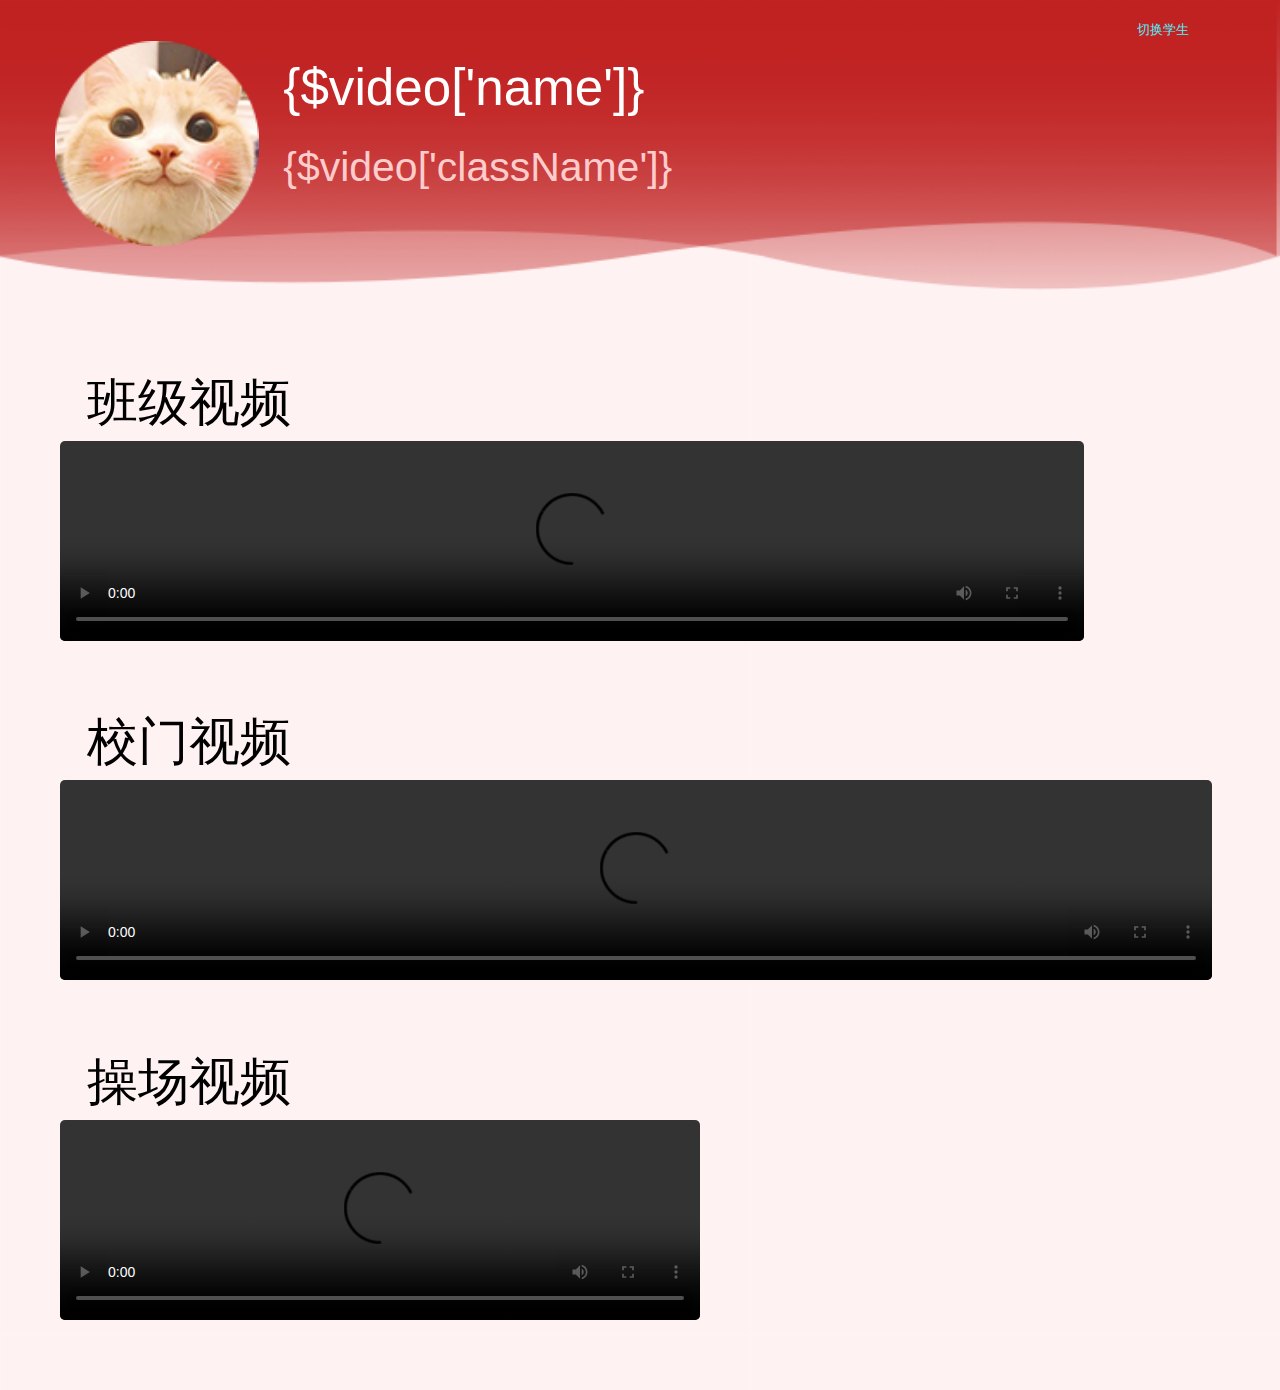
<file: index.html>
<!DOCTYPE html>
<html lang="en">

<head>
    <meta charset="UTF-8">
    <meta name="viewport" content="width=device-width, initial-scale=1.0">
    <title>视频监控</title>
    <link rel="stylesheet" href="redlivedemo.css">
    <link rel="stylesheet" href="common.css">
    <style>

    </style>
</head>

<body>
<div class="wrap">
    <!--
        监控页面的头部信息
        头像，学生姓名，班级
        切换学生的功能
     -->
    <div class="topbar">
        <div class="topbar-left">
            <div class="user-message">
                <!-- <img src="/public/static/img/user-image.png" alt=""> -->
                <img src="redlivedemo-image.png" alt="">
                <div class="student-msg">
                    <p id="syudentname">{$video['name']}</p>
                    <span id="classroom">{$video['className']}</span>
                    
                    <span class="syudentnumber" style="display: none;"></span>
                </div>
            </div>
        </div>
        <div id="choose">
            <select id="pid" onchange="gradeChange()" >
                <option selected:disabled style="display: none;">切换学生</option>
                {if(!empty($studentList))}
                {foreach $studentList as $k=>$v}
                <!-- 存放切换的学籍号 -->
                <!-- <option value="{$v['stu_num']}">{$v['name']}</option> -->
                <option value="00">赵珂</option>
                <option value="01">zk</option>
                {/foreach}
                {else /}

                {/if}

            </select>
        </div>
    </div>

    <div class="banner">

        <div class="video frist-video">
            <div class="video-topbar">
                <span class="style-font1">班级视频</span>
            </div>
            <video class="video-style" id="myVideo1" src="http://1252093142.vod2.myqcloud.com/4704461fvodcq1252093142/f865d8a05285890787810776469/playlist.f3.m3u8" controls preload="auto" autoplay="muted"
                   webkit-playsinline playsinline x5-playsinline x-webkit-airplay="allow"；
                   style="width: 80%;height: 200px;border-radius:5px;">
                <source id="source1" type="application/x-mpegURL" />
            </video>
        </div>

        <div class="video frist-video">
            <div class="video-topbar">
                <span class="style-font1">校门视频</span>
            </div>
            <video class="video-style" id="myVideo2" src="http://1252093142.vod2.myqcloud.com/4704461fvodcq1252093142/f865d8a05285890787810776469/playlist.f3.m3u8" 
                   controls preload="auto" autoplay="muted"
           
                   style="width: 90%;height: 200px;border-radius:5px;">
                <source id="source2" type="application/x-mpegURL" />
            </video>
        </div>

        <div class="video frist-video">
            <div class="video-topbar">
                <span class="style-font1">操场视频</span>
            </div>
            <video class="video-style" id="myVideo3" src="http://1252093142.vod2.myqcloud.com/4704461fvodcq1252093142/f865d8a05285890787810776469/playlist.f3.m3u8" controls 
             preload="auto" autoplay="muted"
                    object-fit:fill;
                   style="width: 50%;height: 200px;border-radius:5px;">
                <source id="source3" type="application/x-mpegURL" />
            </video>
        </div>
    </div>
</div>
<script src="liveDemo.js"></script>
</body>

</html>
</file>
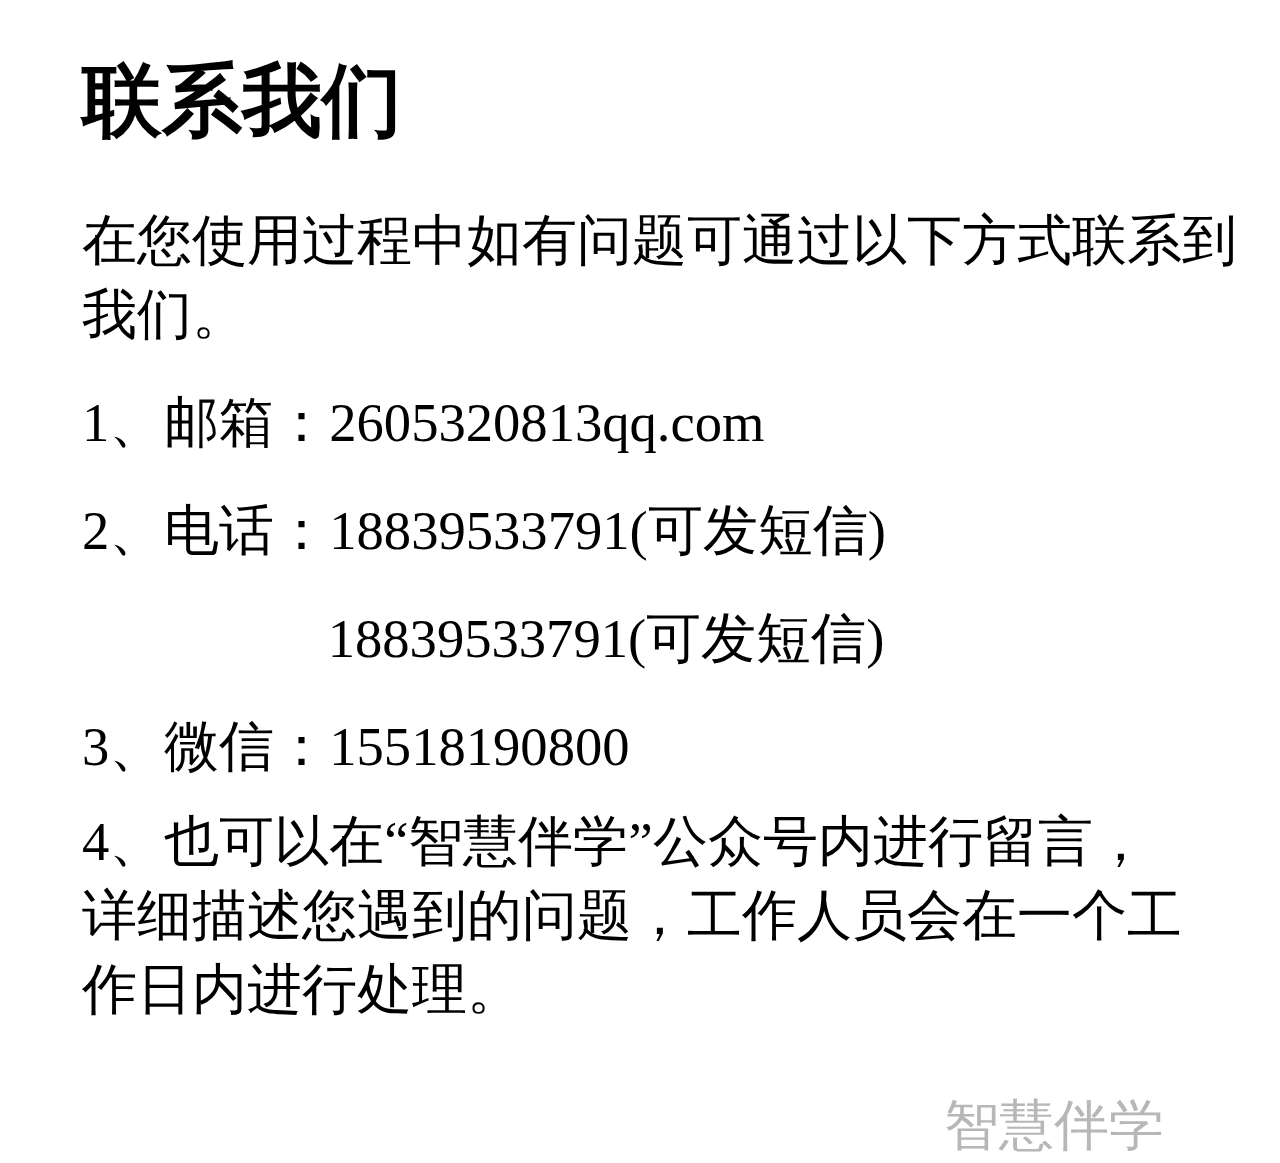
<file: contactus.html>
<!DOCTYPE html>
<html lang="en">
<head>
    <meta charset="UTF-8">
    <meta name="viewport" content="width=device-width, initial-scale=1.0">
    <title>联系我们</title>
    <style>
         *{
            margin: 0;
            padding: 0;
        }
         html {
            font-size: 5.33333333vw;
            height: 100vh;
            /* background-color: aqua; */
        }
        .wrap{
            width: 18.75rem;
        }
        .l{
            margin-left: 1.2rem;
            float: left;
            font-size: 0.8rem;
        } 
        .ll{
            margin-left:3rem;
            float: left;
        } 
        h3{
            margin:0.7rem 0 0.7rem 1.2rem;
            float: left;
        }
        ul li{
            list-style: none;
            
        }
        ul li{
            margin-top: 0.5rem;
            font-size: 0.8rem;
        }
        .r{
            display:block;
            float: right;
            margin-right: 1.7rem;
            margin-top: 2rem;
        }
    </style>
</head>
<body>
    <div class="wrap">
        <h3>联系我们</h3>
        
        <span class="l">在您使用过程中如有问题可通过以下方式联系到我们。</span> 
    </br>
        <ul class="l">
            <li>1、邮箱：2605320813qq.com</li>
            <li>2、电话：18839533791(可发短信)</li>
            <li style="margin-left: 3.6rem;">18839533791(可发短信)</li>
            <li >3、微信：15518190800</li>
        </ul>
    </div>
    <span class="l" style="margin-top:0.3rem">4、也可以在“智慧伴学”公众号内进行留言，</span>
    <span class="l">详细描述您遇到的问题，工作人员会在一个工</span>
    <span class="l">作日内进行处理。</span>
    <span class="r" style="font-size: 0.8rem;color: #B7B7B7;">智慧伴学</span>
</body>
</html>
</file>
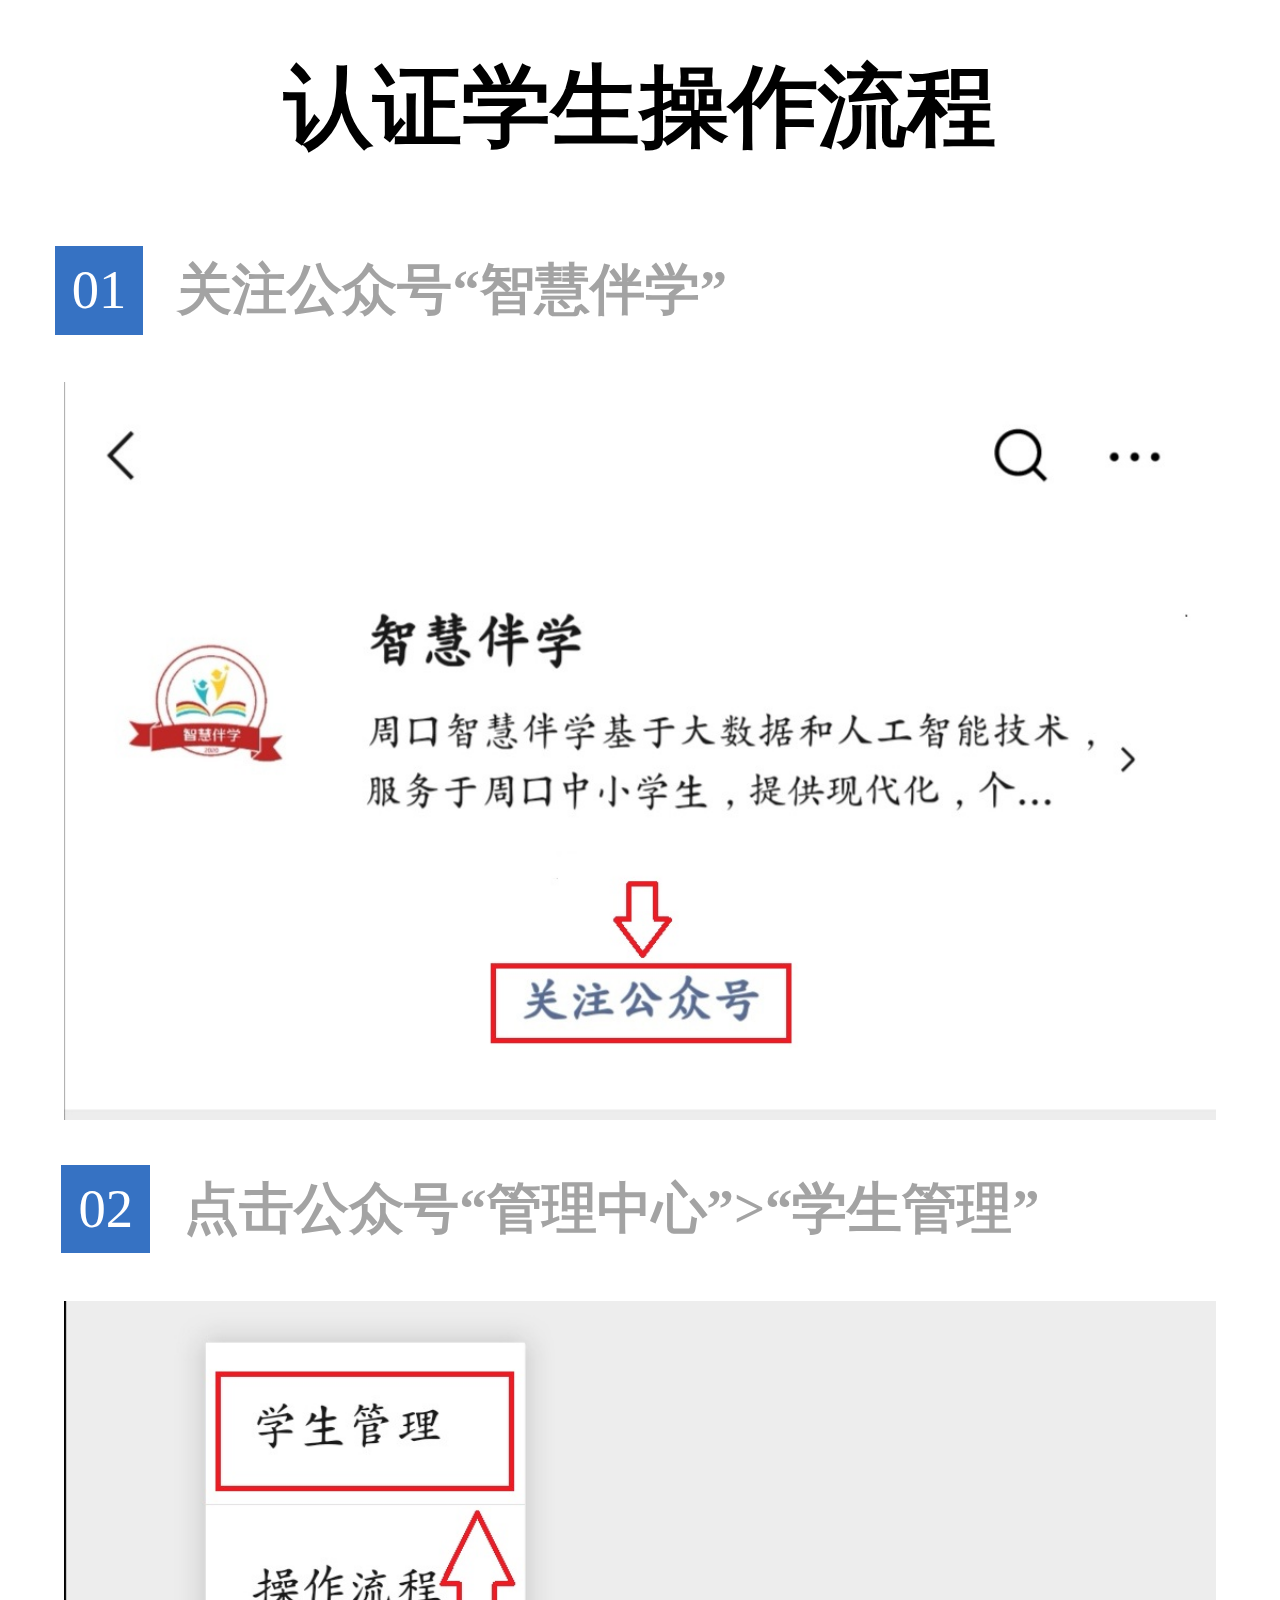
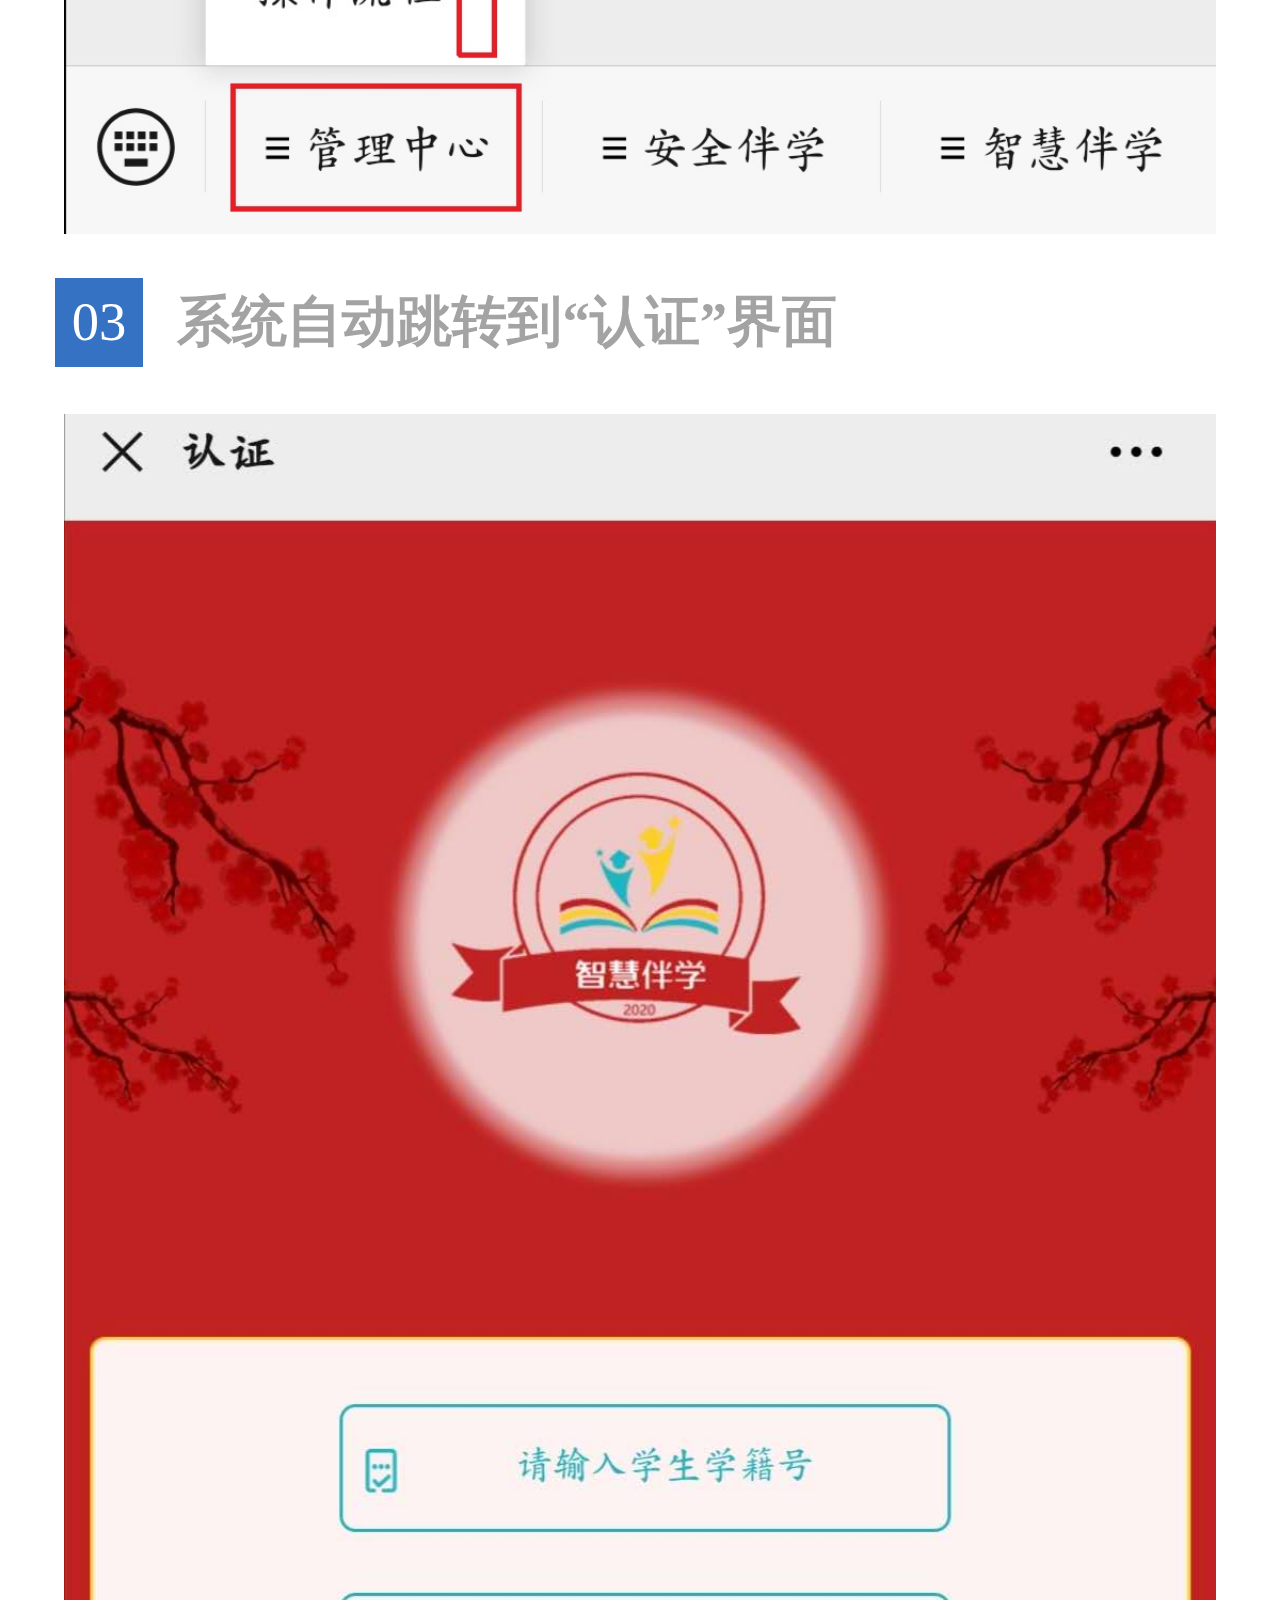
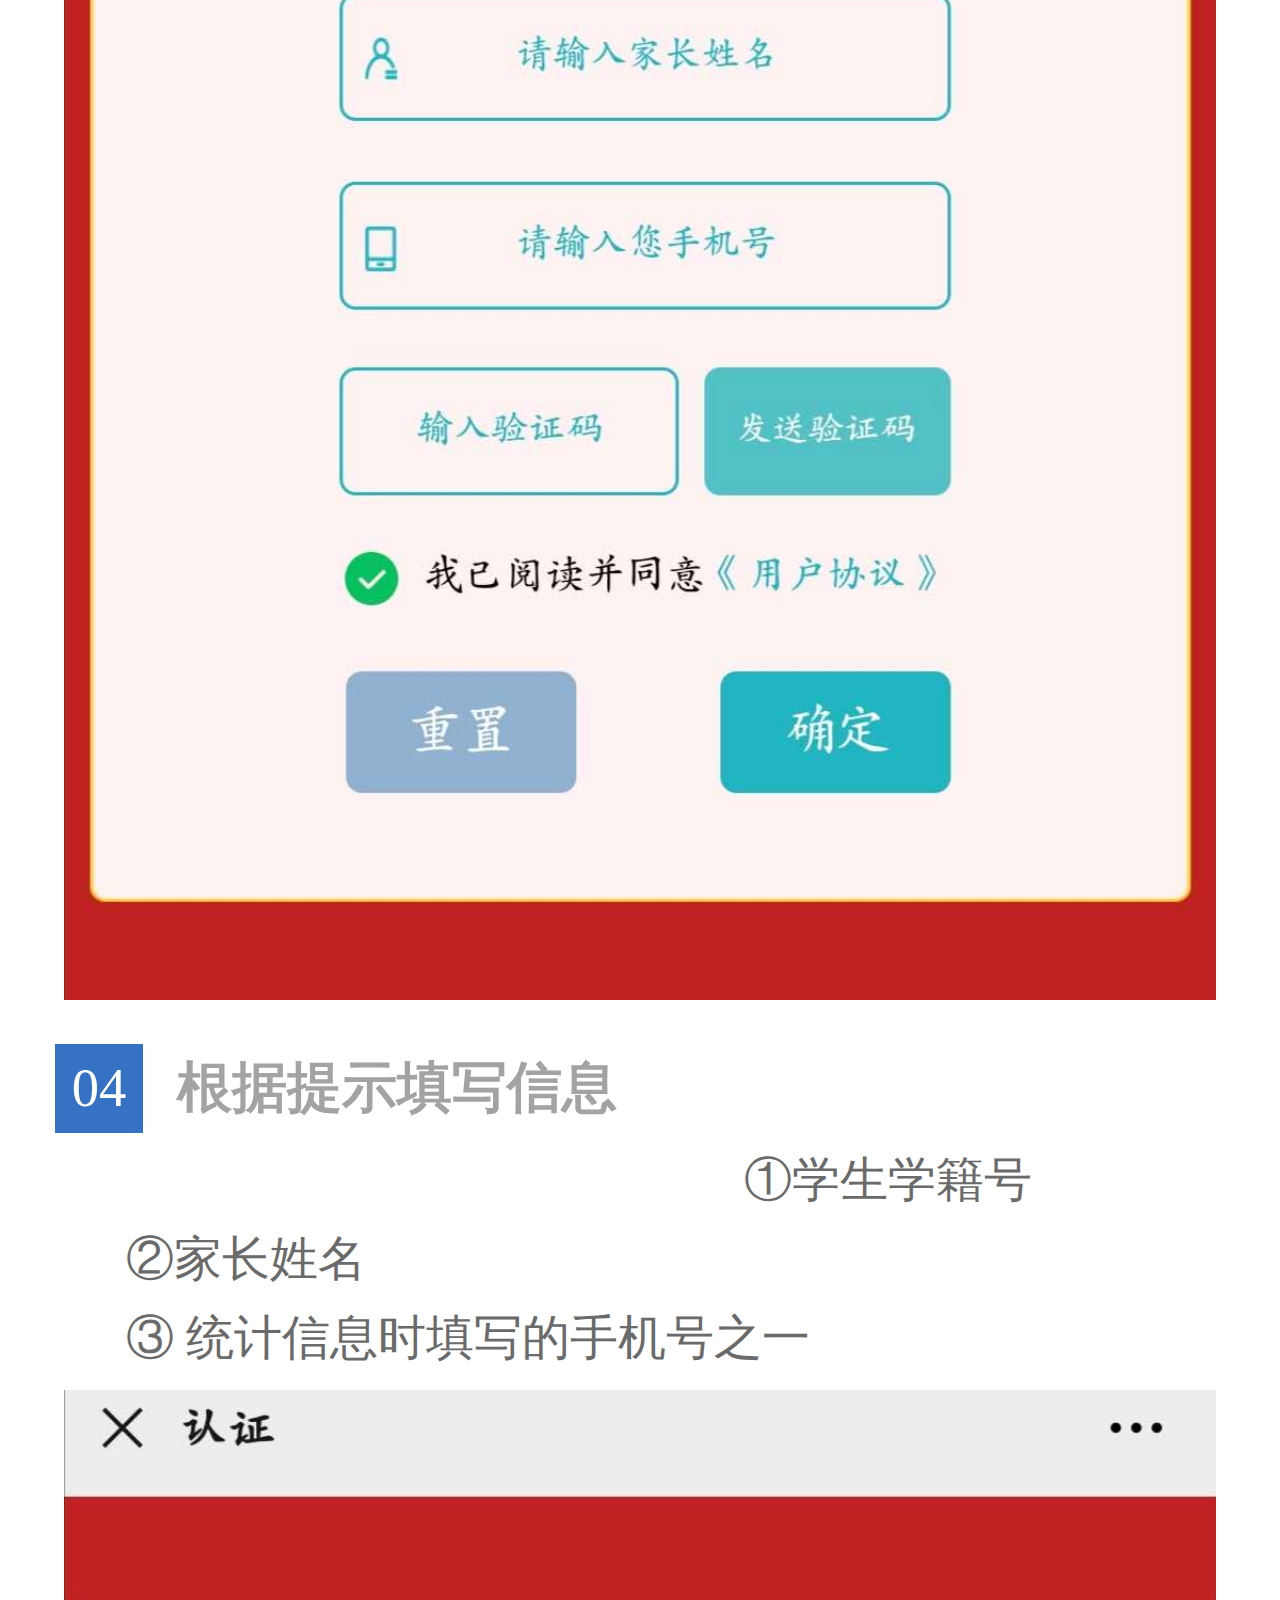
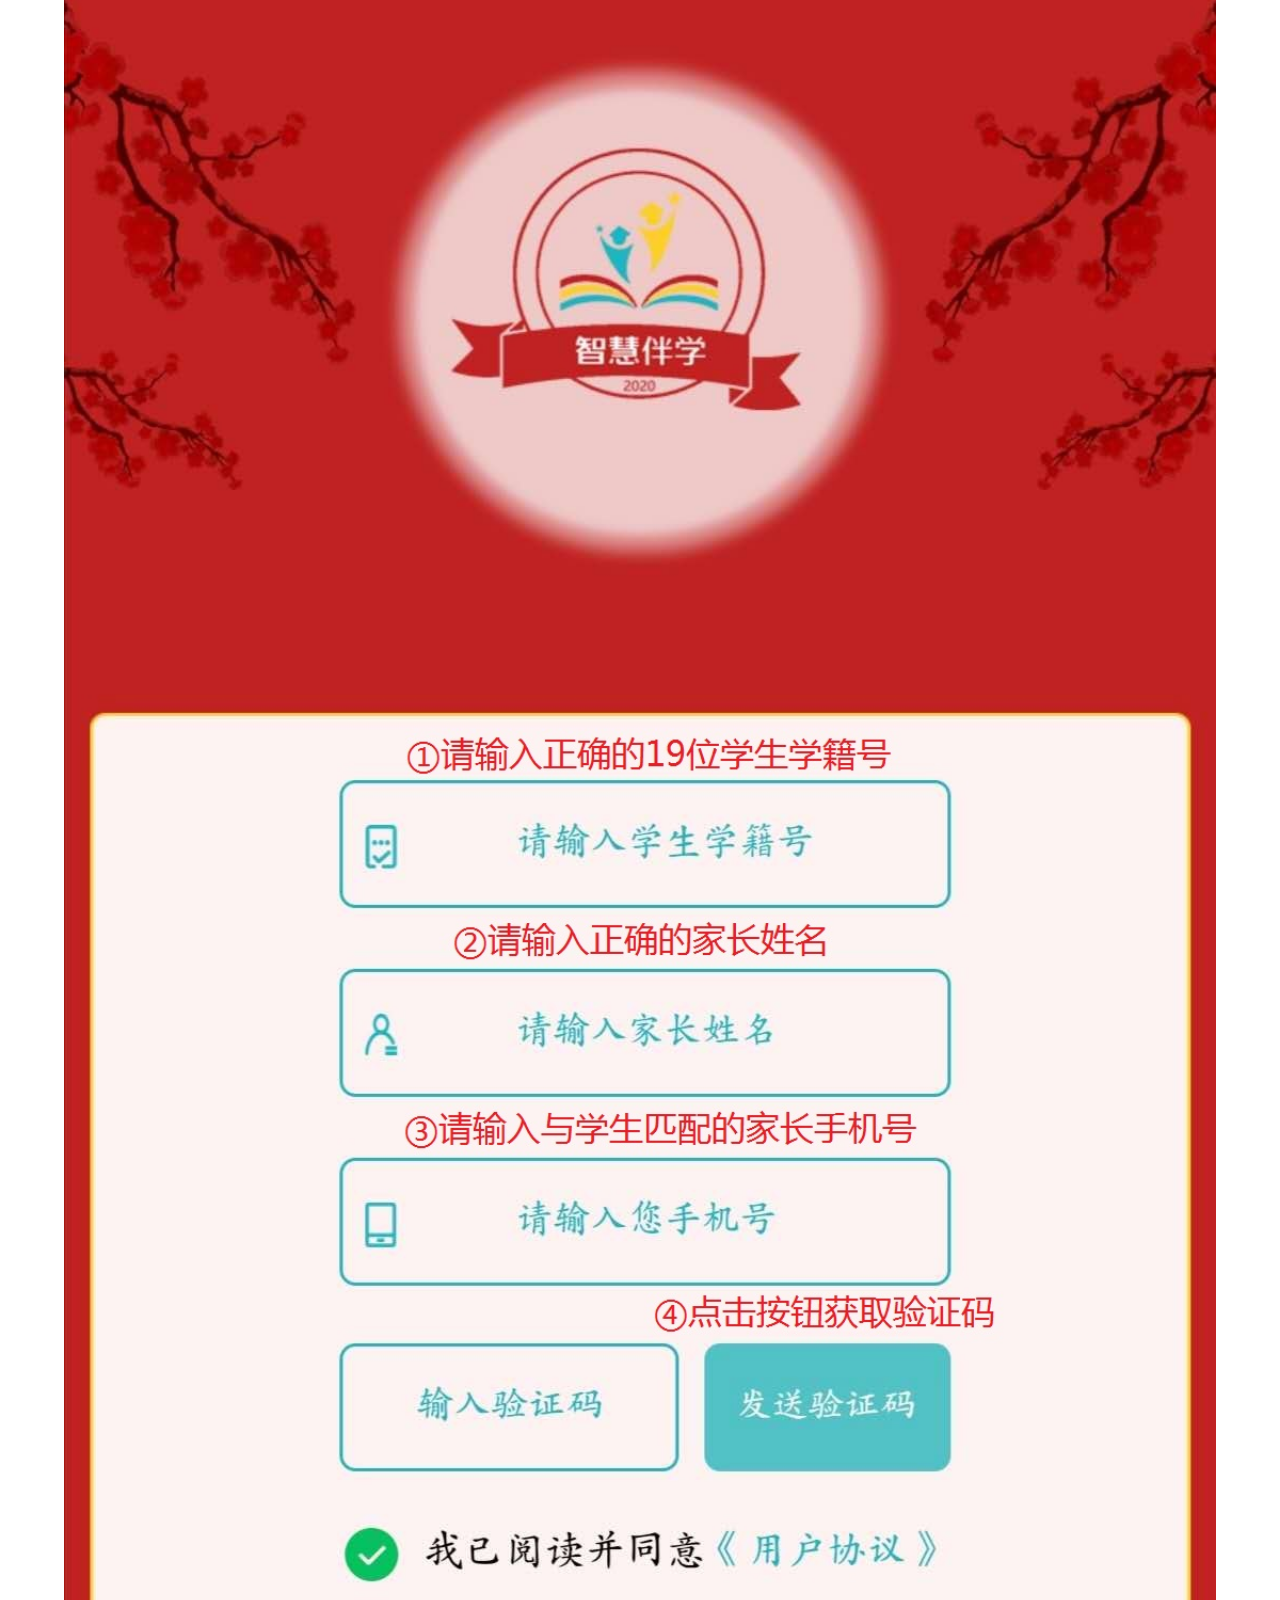
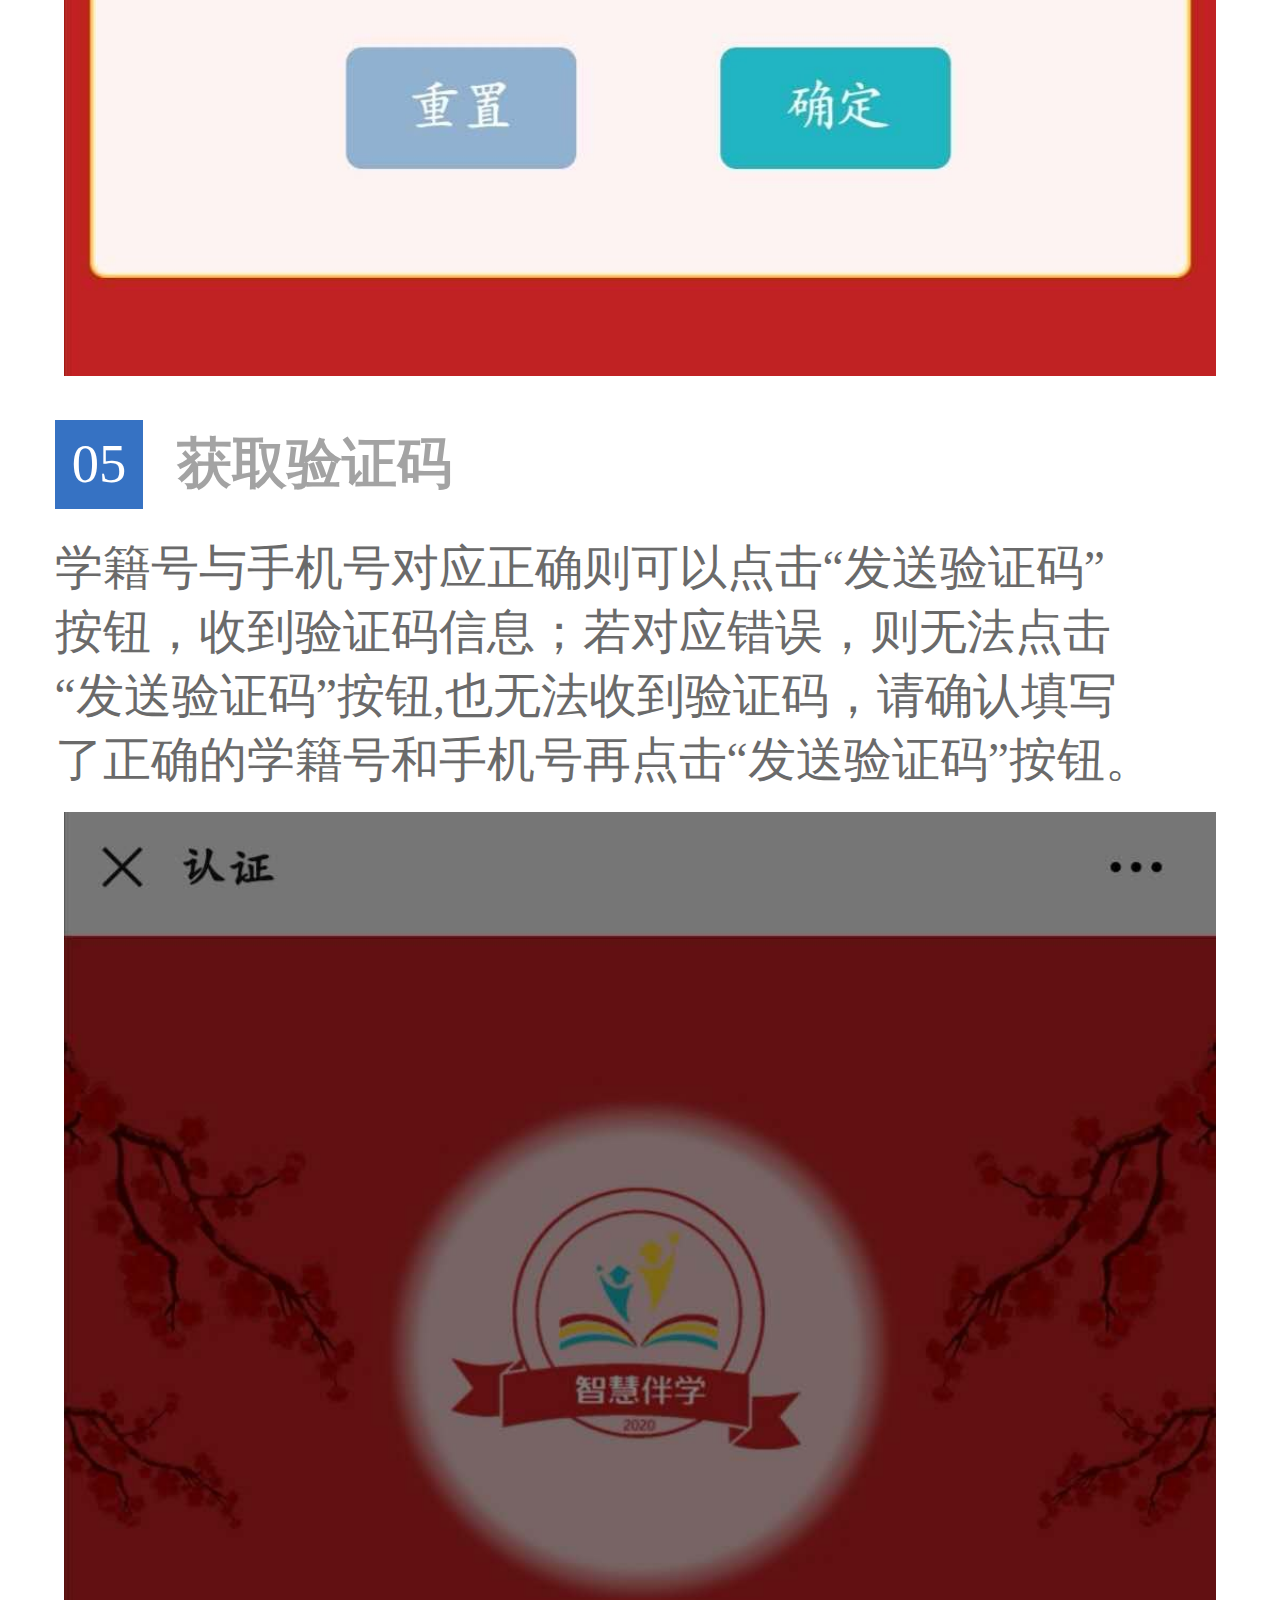
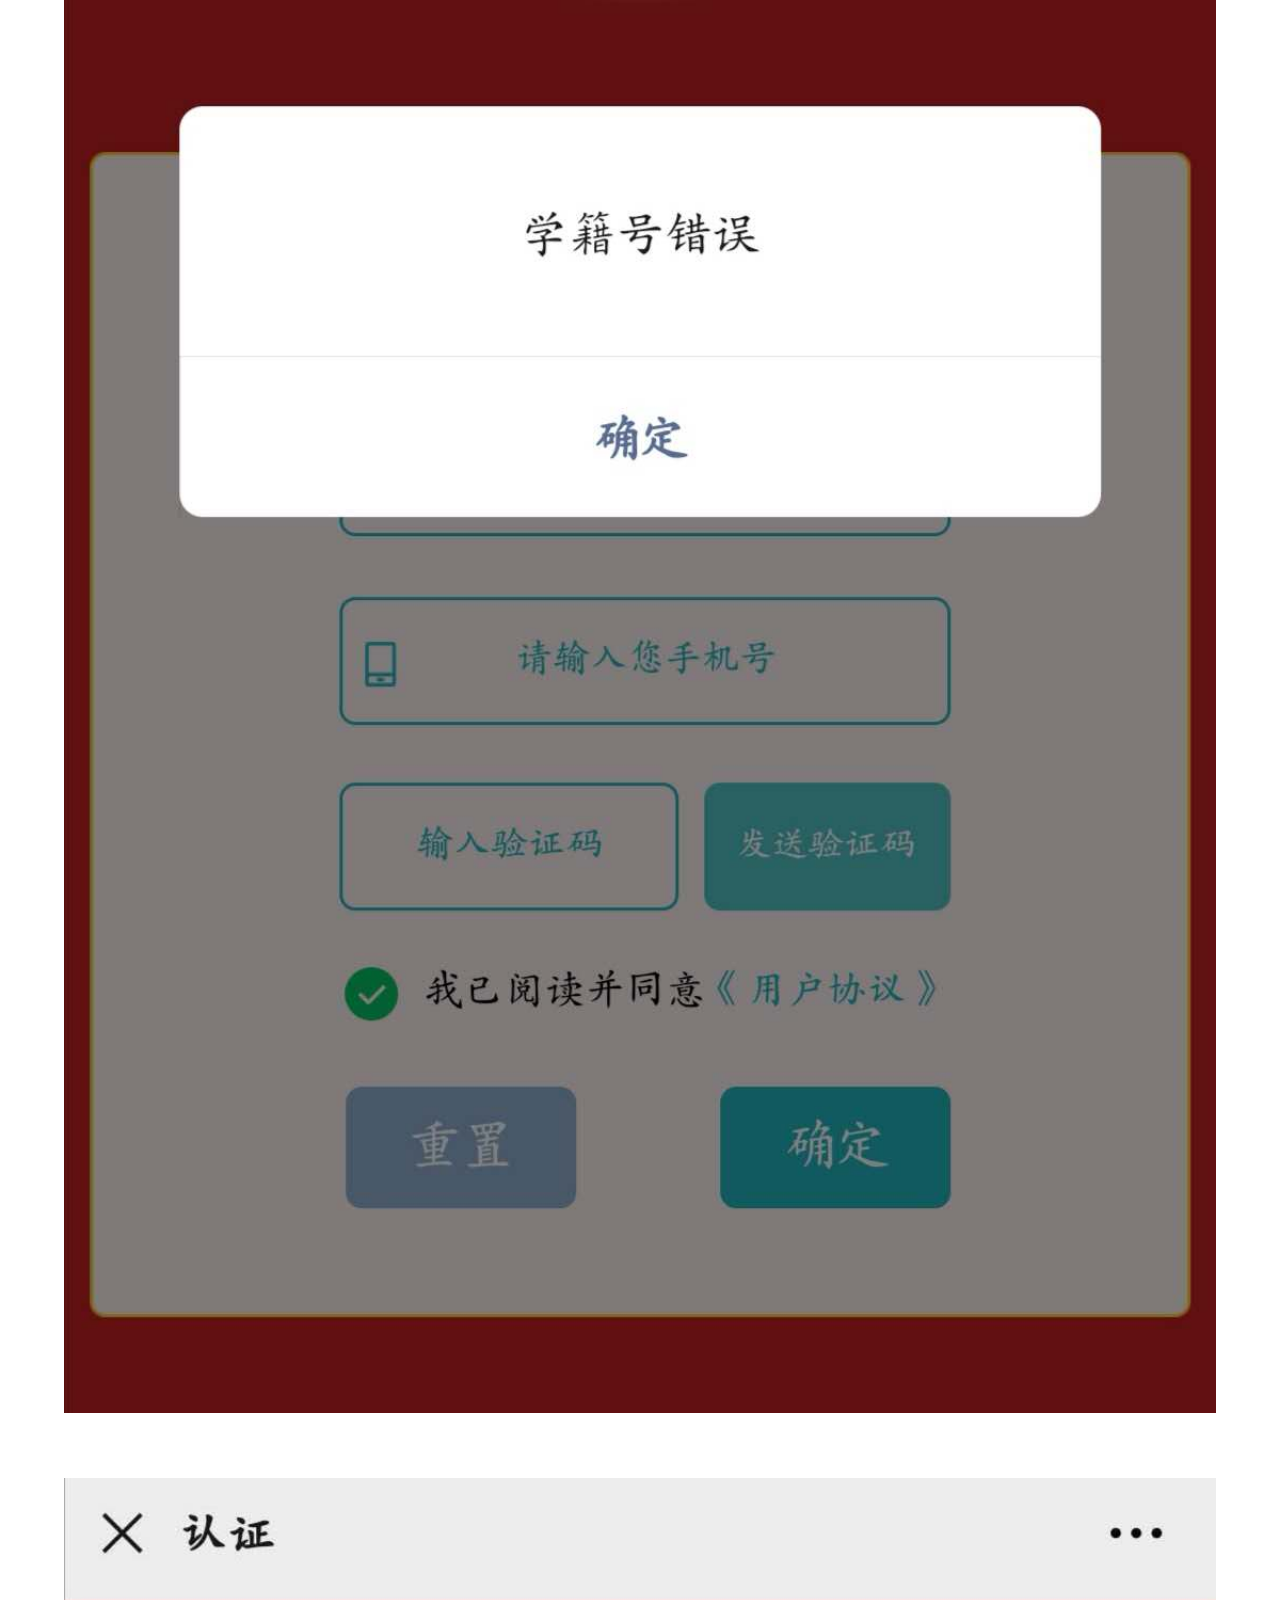
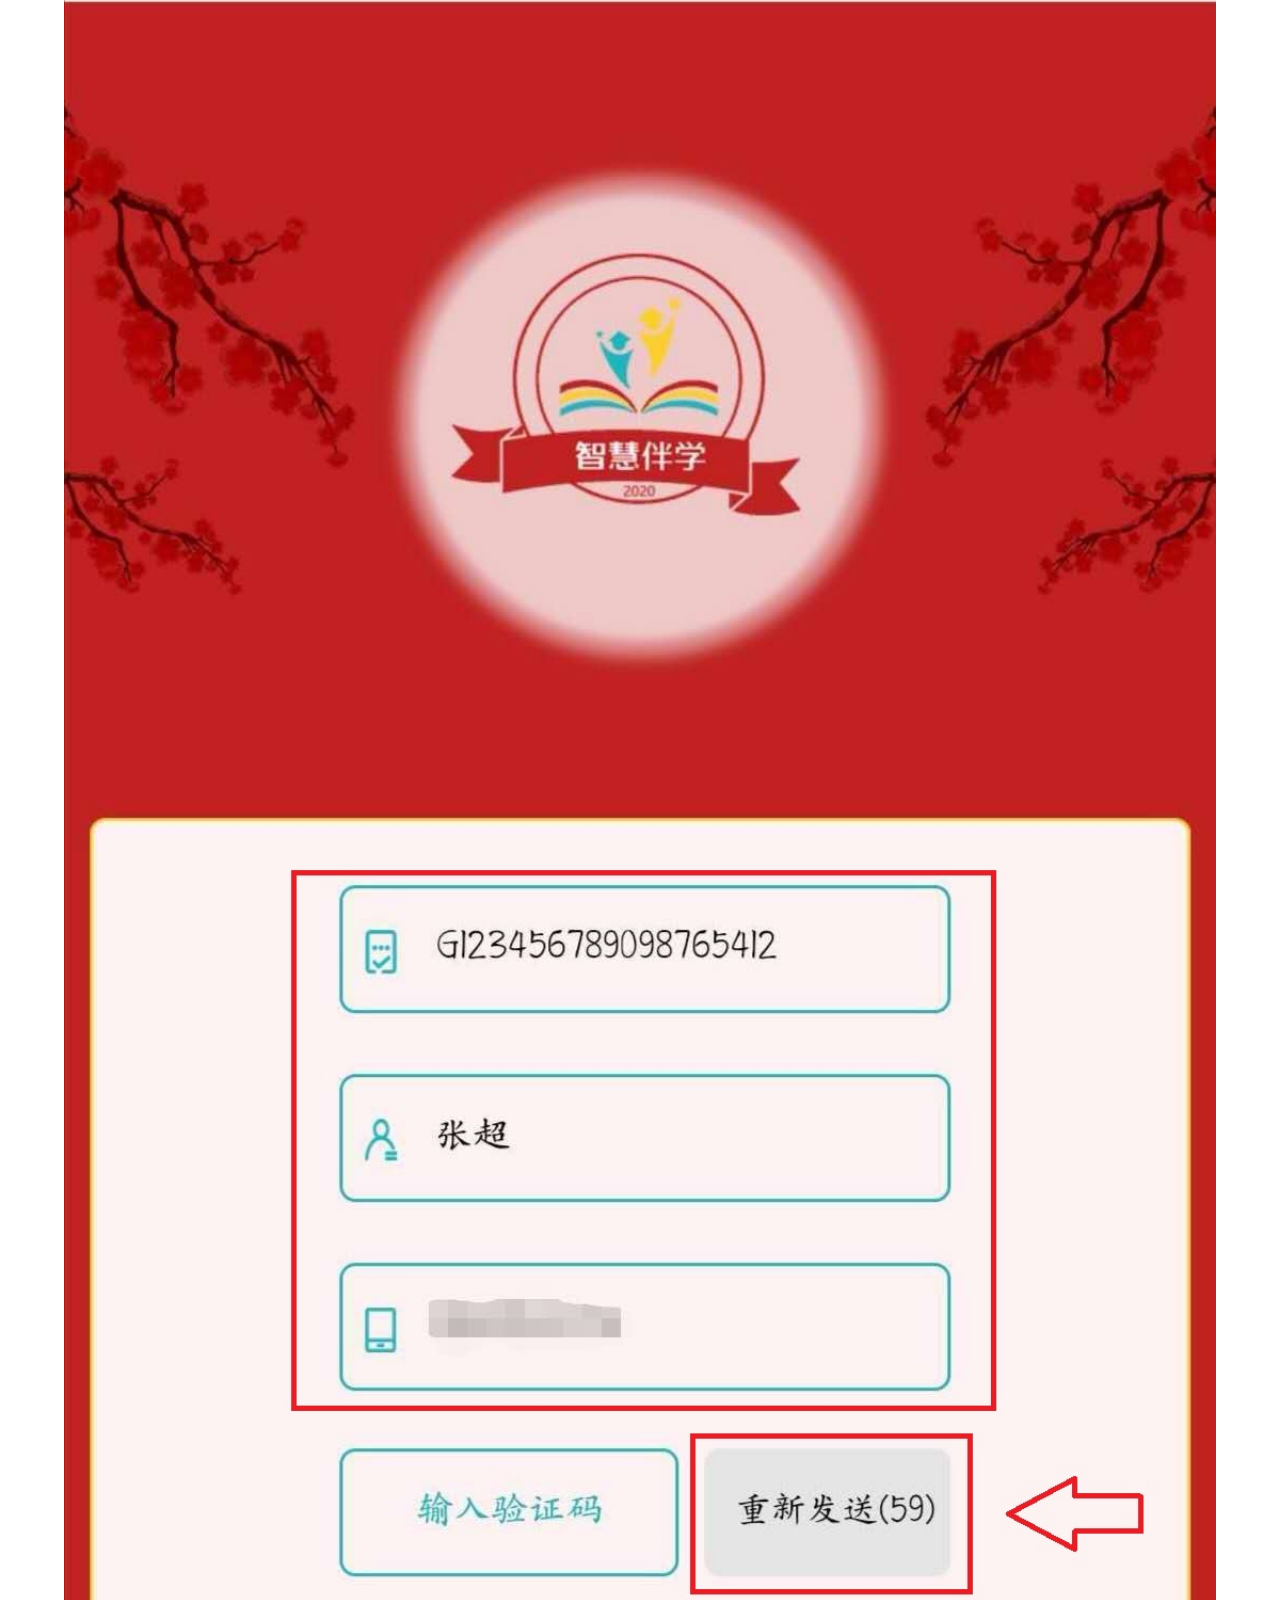
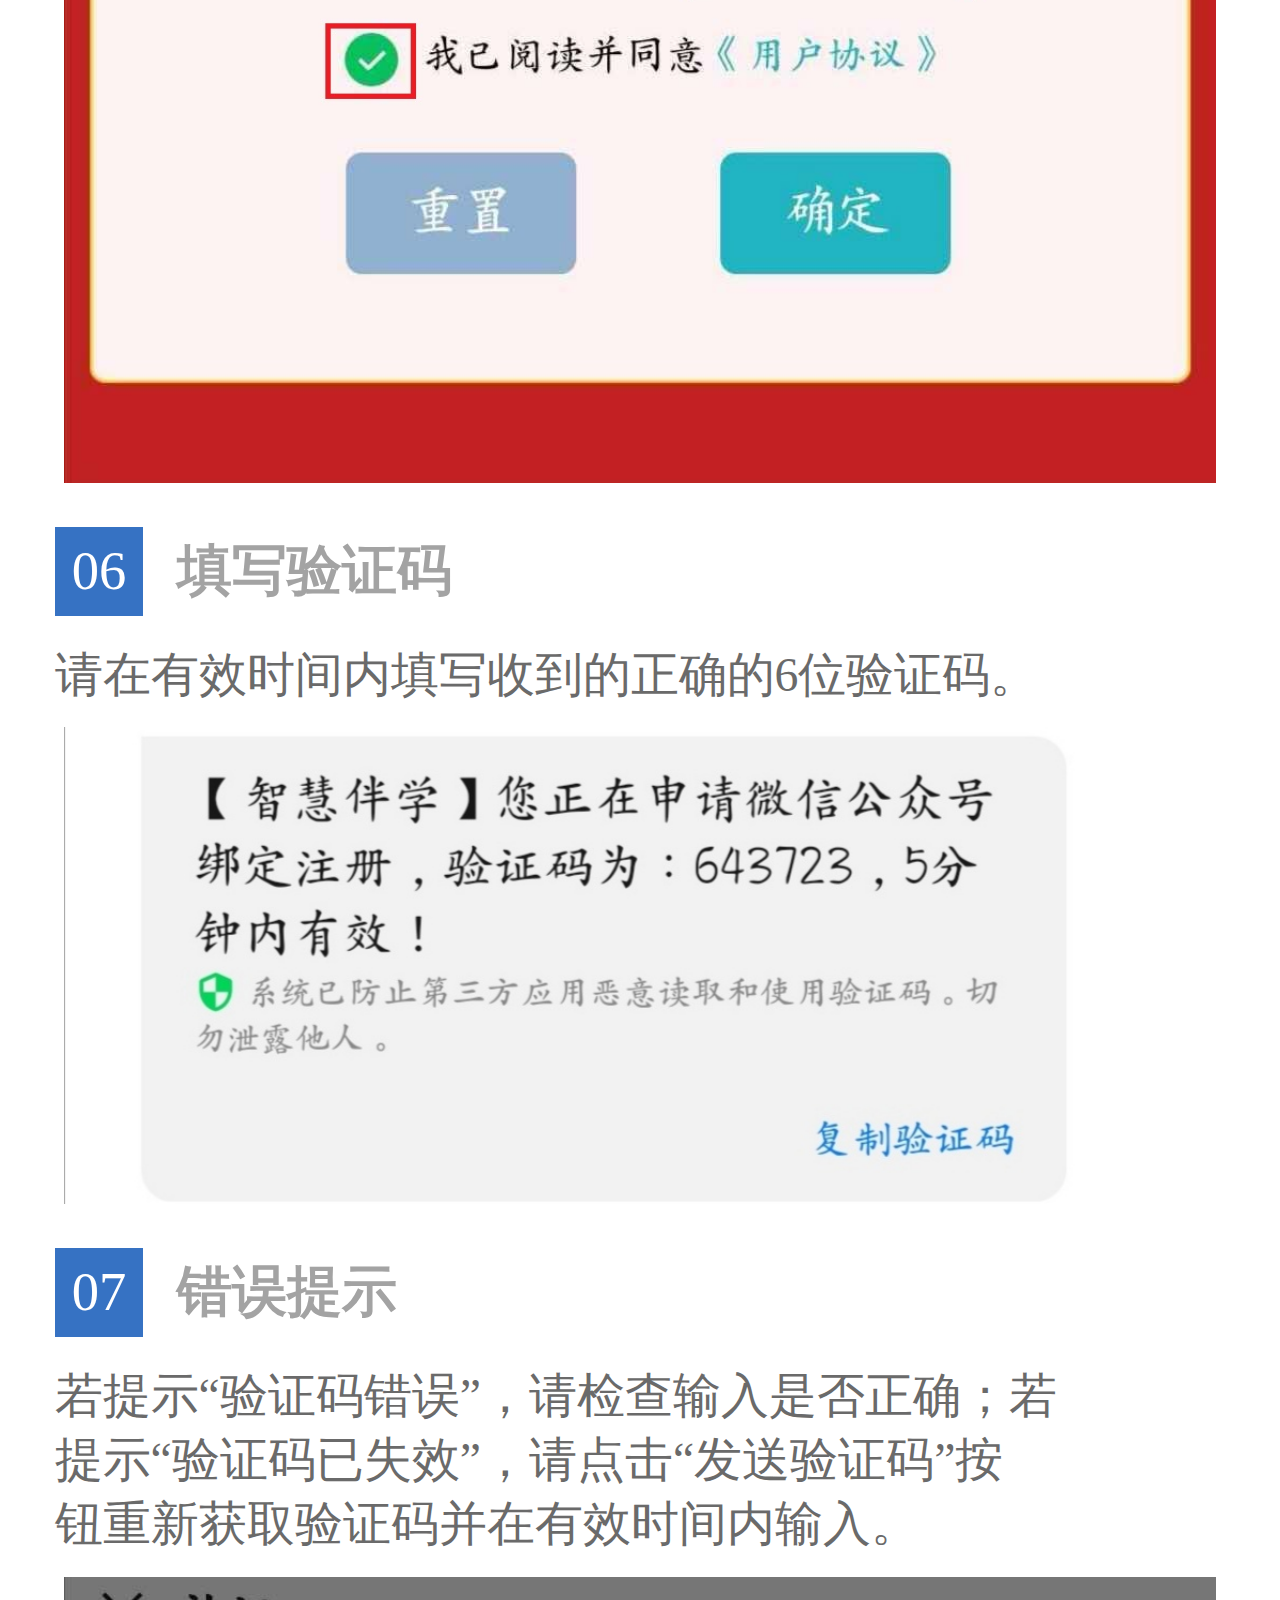
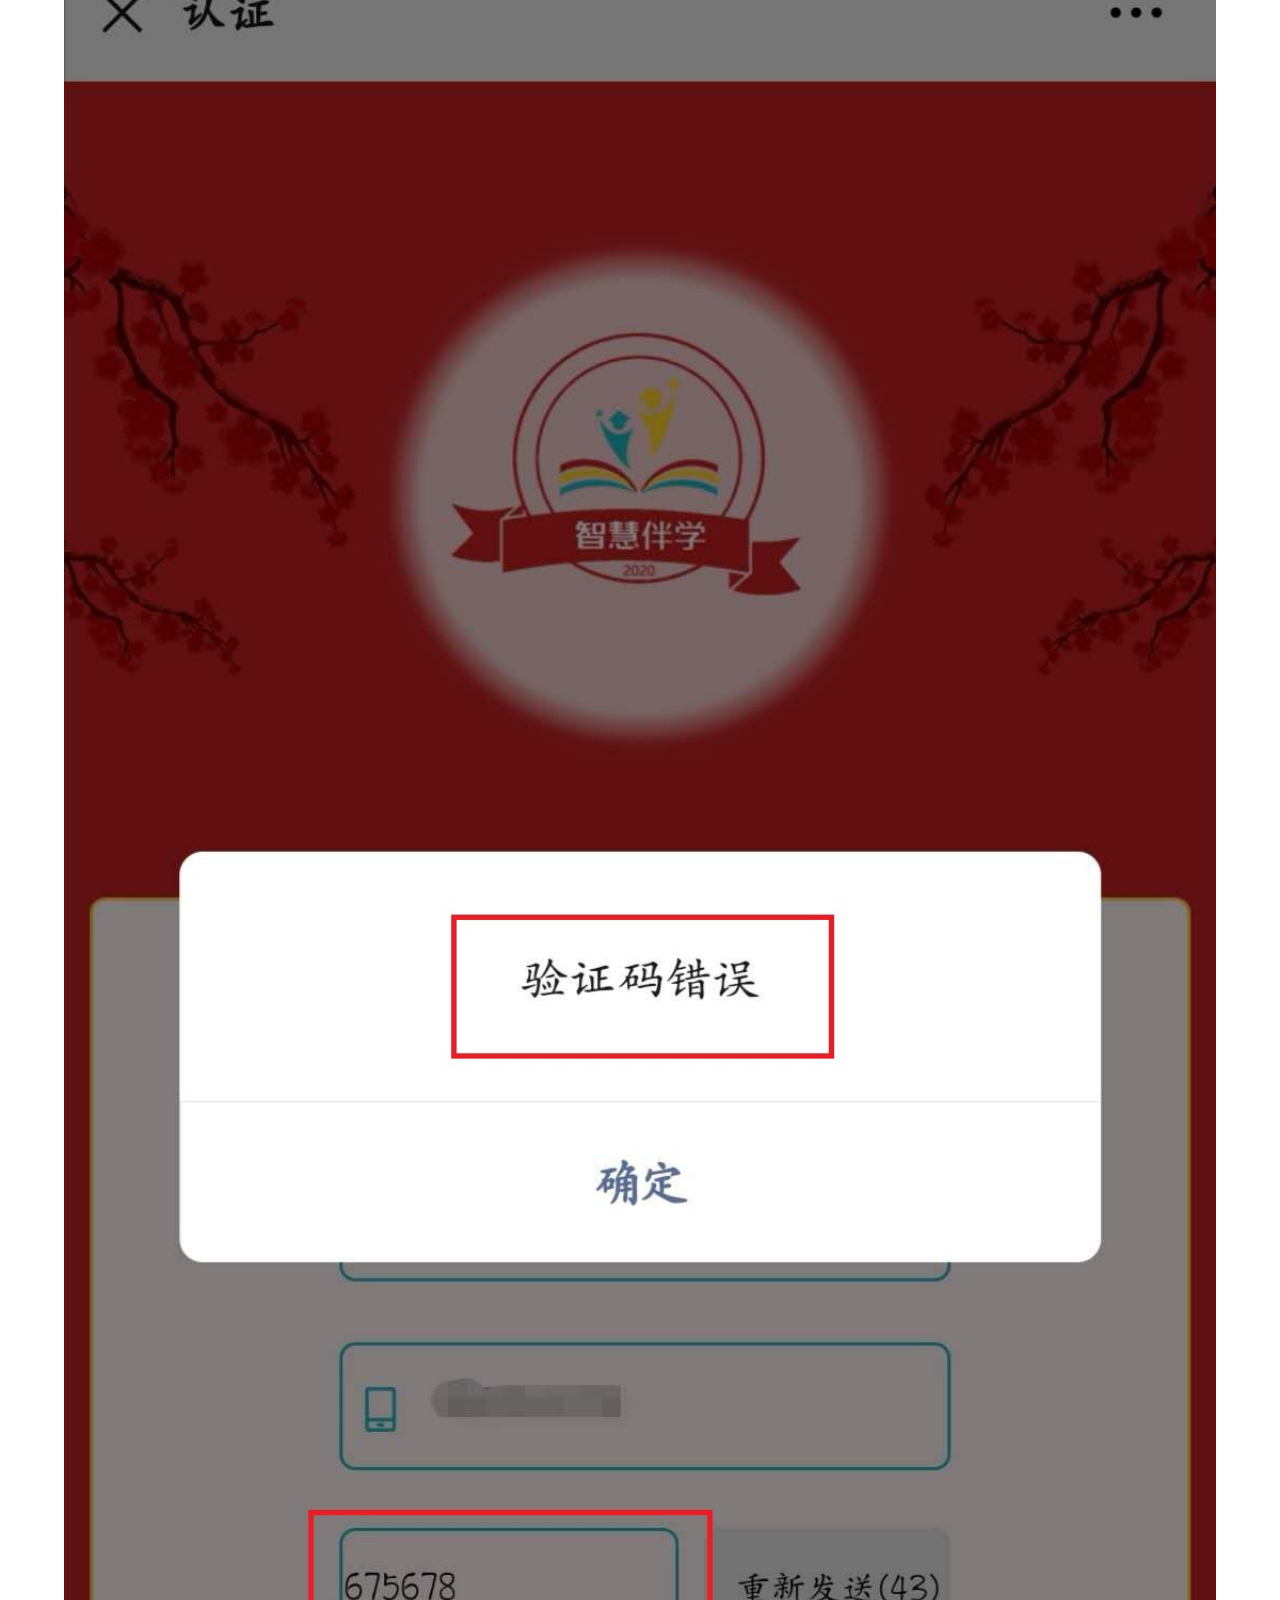
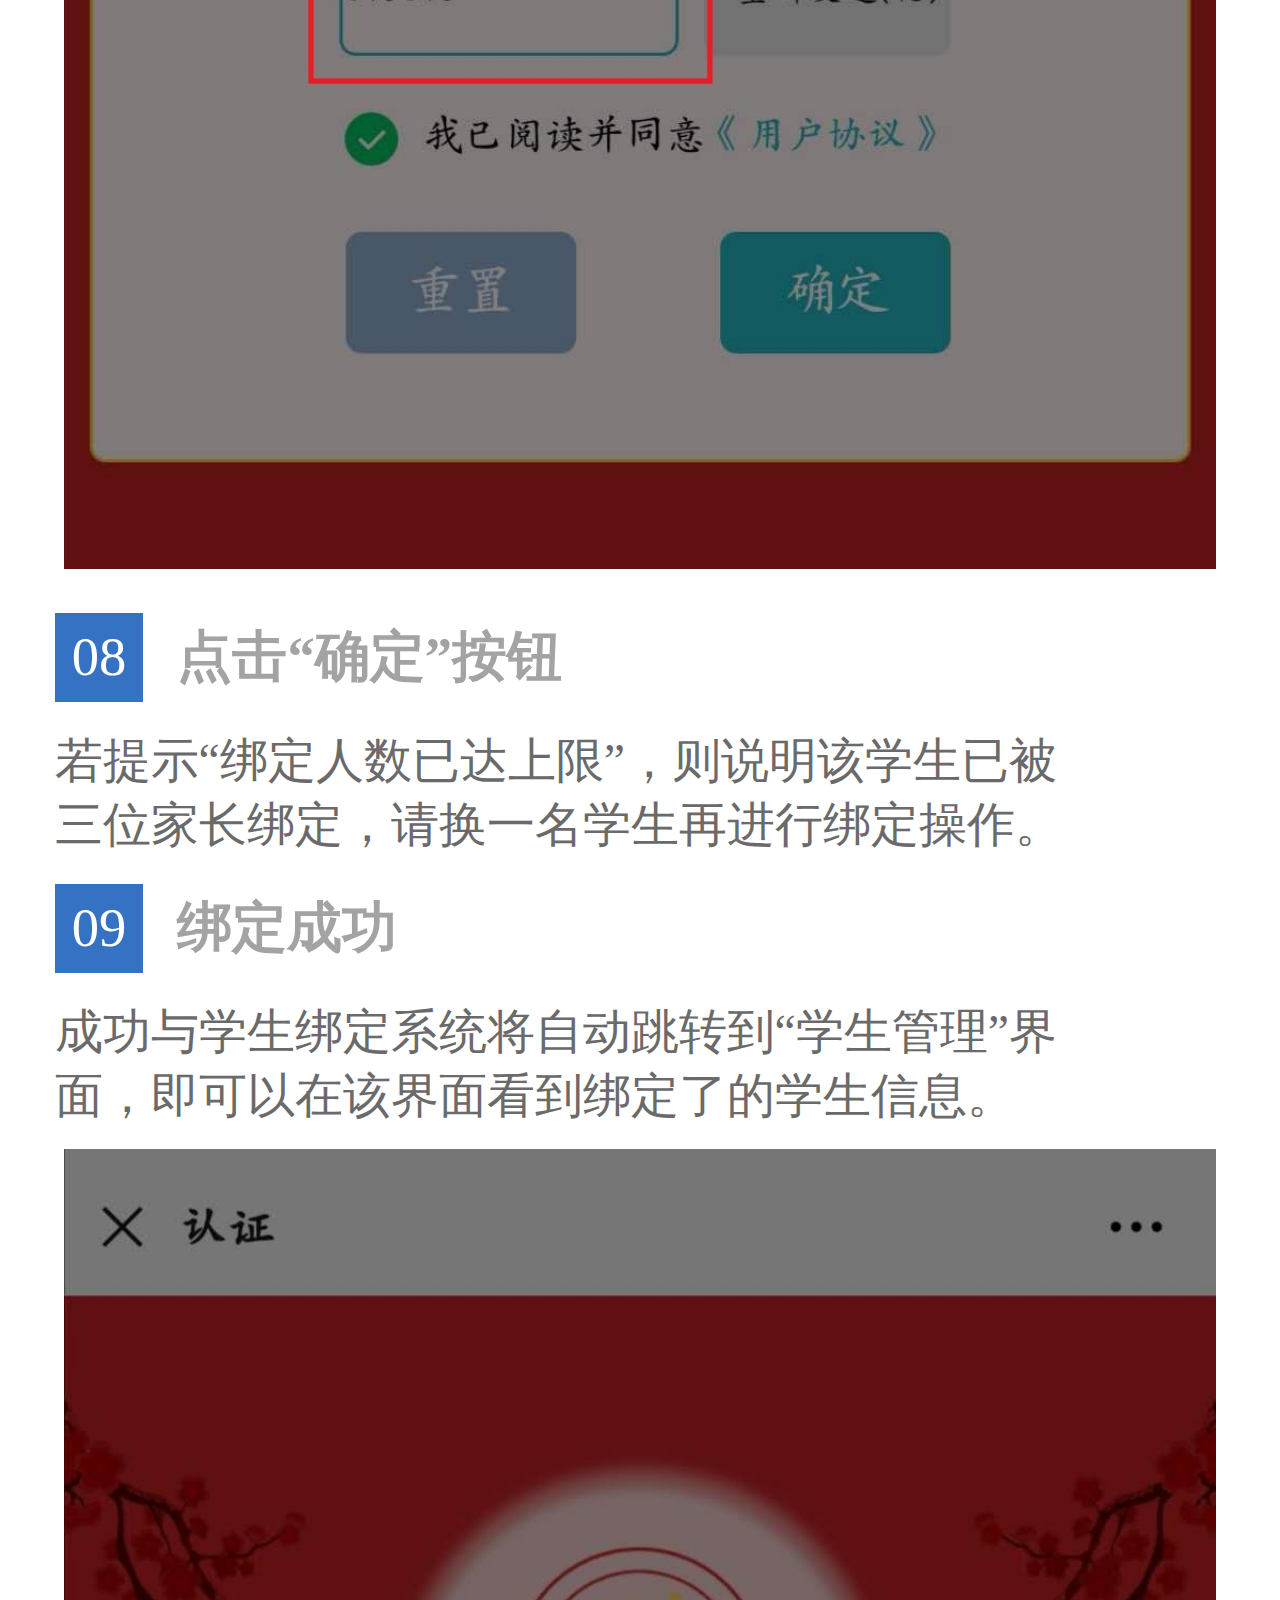
<file: newczlc.html>
<!DOCTYPE html>
<html lang="en">

<head>
    <meta charset="UTF-8">
    <meta name="viewport" content="width=device-width, initial-scale=1.0">
    <title>Document</title>
    <style>
        *{
            margin: 0;
            padding: 0;
        }
        html {
            font-size: 5.33333333vw;
            height: 100vh;
            background-color: white;
            background-size: 100% 100%;
        }
        .blue-style{
            display: inline-block;
            width: 1.3rem;
            line-height: 1.3rem;
            background-color:#3672C3;
            text-align: center;
            color: white;
            margin-bottom: 0.4rem;
            margin-right: 0.5rem;
        }
        .wrap{
           width: 18.75rem;
           text-align: center;
           
        }
       
        h2{
            margin-top: 0.7rem;
            font-size: 1.3rem;
        }
        p{
            font-size: 0.75rem;
        }
        span{
            font-size: 0.5;
        }
        .l{
            margin-left: 0.8rem;
            float: left;
            font-size: 0.8rem;
        } 
        img{
            width: 90%;
            margin-top: 0.3rem;
            margin-bottom: 0.4rem;
        }
        .title{
            color:#A3A3A3;
            font-weight: bold;
        }
        .gray{
            color:#6A6A6A;
        }
    </style>
</head>

<body>
    <div class="wrap">
        <h2 style="text-align: center;">认证学生操作流程</h2>
        <!-- <span style="text-align: center;display: block;">新用户 & 老用户</span> -->
        </br>
        <p class="l"><span class="blue-style">01</span><span class="title">关注公众号“智慧伴学”</span></p>
        <img src="01.jpg" alt="" style="width:90%;text-align: center;">

        <p class="l" style="margin-left: 0.9rem;" ><span class="blue-style">02</span><span class="title">点击公众号“管理中心”>“学生管理”</span></p>
        <img src="02.jpg" alt="" style="width:90%;text-align: center;">

        <p class="l"><span class="blue-style">03</span><span class="title">系统自动跳转到“认证”界面 </span></p>
        <img src="binding.jpg" alt="" style="width:90%;text-align: center;">
        </br>
        <p class="l"><span class="blue-style">04</span><span class="title">根据提示填写信息</span></p>
        </br>
       <div style="margin-top: -0.8rem;">
        </br>
        <span class="l gray" style="font-size: 0.7rem;">&nbsp;&nbsp;&nbsp;&nbsp;&nbsp;&nbsp;①学生学籍号</span>
        </br>
        <span class="l gray" style="font-size: 0.7rem;">&nbsp;&nbsp;&nbsp;&nbsp;&nbsp;&nbsp;②家长姓名</span>
        </br>
        <span class="l gray" style="font-size: 0.7rem;">&nbsp;&nbsp;&nbsp;&nbsp;&nbsp;&nbsp;③ 统计信息时填写的手机号之一</span>
       </div>
        <img src="Msg.jpg" alt="" style="width:90%;text-align: center;">
    </br>
        <p class="l"><span class="blue-style">05</span><span class="title">获取验证码</span></p>
    </br>
        <!-- <p style="display: block';">
            &nbsp;&nbsp;&nbsp;&nbsp;学籍号与手机号对应正确则可以点击“发送验证码”
            &nbsp;&nbsp;&nbsp;按钮，收到验证码信息；若对应错误，则无法点击“发送验证码”按钮，
            &nbsp;&nbsp;&nbsp;也无法收到验证码，请确认填写了正确的学籍号和手机号再
            &nbsp;&nbsp;&nbsp;点击“发送验证码”按钮。</p> -->
            
            <p class="l gray" style="font-size: 0.7rem;">学籍号与手机号对应正确则可以点击“发送验证码”</p>
            <p class="l gray" style="font-size: 0.7rem;">按钮，收到验证码信息；若对应错误，则无法点击</p>
            <p class="l gray" style="font-size: 0.7rem;">“发送验证码”按钮,也无法收到验证码，请确认填写</p>
            <p class="l gray" style="font-size: 0.7rem;">了正确的学籍号和手机号再点击“发送验证码”按钮。</p>
        <img src="xjh.jpg" alt="" style="width:90%;text-align: center;">
        <img src="binding2.jpg" alt="" style="width:90%;text-align: center;">
        
        <p class="l"><span class="blue-style">06</span><span class="title">填写验证码 </span></p>
        <span class="l gray" style="font-size: 0.7rem;">请在有效时间内填写收到的正确的6位验证码。</span>
        <img src="code2.jpg" alt="" style="width:90%;text-align: center;">


        <p class="l"><span class="blue-style">07</span><span class="title">错误提示</span></p>
        <span class="l gray" style="font-size: 0.7rem;">若提示“验证码错误”，请检查输入是否正确；若</span>
        <span class="l gray" style="font-size: 0.7rem;">提示“验证码已失效”，请点击“发送验证码”按</span>
        <span class="l gray" style="font-size: 0.7rem;">钮重新获取验证码并在有效时间内输入。</span>
        <img src="yzm.jpg" alt="" style="width:90%;text-align: center;">


        <p class="l"><span class="blue-style">08</span><span class="title">点击“确定”按钮 </span></p>
        <span class="l gray" style="font-size: 0.7rem;">若提示“绑定人数已达上限”，则说明该学生已被</span>
        <span class="l gray" style="font-size: 0.7rem;">三位家长绑定，请换一名学生再进行绑定操作。</span>

        <p class="l"><span class="blue-style" style="margin-top: 0.4rem;">09</span><span class="title">绑定成功 </span></p>
        <span class="l gray" style="font-size: 0.7rem;">成功与学生绑定系统将自动跳转到“学生管理”界</span>
        <span class="l gray" style="font-size: 0.7rem;">面，即可以在该界面看到绑定了的学生信息。</span>
        <img src="success.jpg" alt="" style="width:90%;text-align: center;">
        <img src="student.jpg" alt="" style="width:90%;text-align: center;">


    </div>
</body>

</html>
</file>
<file: redlivedemo.css>
/* 下拉菜单进行了调整，动的是#box*/
html {
    font-size: 5.33333333vw;
  }
  .wrap {
    overflow: hidden;
    /* background-image: url(../img/livedemo-background.png); */
    background-image: url(redlivedemo-background.png);
  }
  .topbar {
    width: 18.75rem;
    height: 4.25rem;
    /* background-image: url(../img/livedemo-topbar-one.png), url(../img/livedemo-topbar-two.png); */
    background-image: url(redlivedemo-topbarbk.png);
    background-size: 100% 100%;
    margin-bottom: 1.2rem;
    position: relative;
  }
  .topbar-left {
    padding-top: 0.6rem;
    margin-left: 0.8rem;
  }
  .topbar-left img {
    width: 3rem;
  }
  .user-message {
    position: relative;
  }
  .student-msg {
    position: absolute;
    left: 2.75rem;
    top: 0.25rem;
    width: 7rem;
    height: 2.25rem;
    color: wheat;
    margin-left: 0.6rem;
  }
  .student-msg p {
    font-size: 0.75rem;
    color: #fff;
    margin-bottom:0.4rem;
  }
  .student-msg span {
    font-size: 0.6rem;
    color: #ffcccc;
  }
  #box {
    position: absolute;
    right: 0px;
    color: aliceblue;
    width: 3.4rem;
    height: 1.125rem;
    border-radius: 10px;
    text-align: center;
    font-size: 0.425rem;
    line-height: 25px;
    margin-right: 1.3rem;
    cursor: pointer;
    overflow: hidden;
    top: 0.95rem;
  }
  .change-student-img img {
    position: absolute;
    width: 0.6rem;
    top: 1.4rem;
    right: 0.975rem;
    margin-left: 0.8rem;
  }
  #box {
    font-size: 0.65rem;
    color: #35D7E3;
  }
  #down {
    left: 14.25rem;
    display: none;
    border: 1px solid #c5c5c5;
    width: 3.25rem;
    margin-left: 5px;
    position: absolute;
    right: 0;
    z-index: 999;
    top: 2.3rem;
  }
  #choose{
    position: absolute;
    top: 25px;
    right: 0.8rem;
    /*font-size:25/40rem;*/
  }
  #choose select{
    font-size: 13px;
    color: #4cf3ff;
    background: none;
    width: 88px;
    height: 20px;
    border: none;
    margin-top: -0.3rem;
  }
  option{
    background: #005277;
    color: #44f7fe;
  }
  ul {
    padding: 0;
    margin: 0;
  }
  li {
    list-style: none;
    font-size: 0.575rem;
    border-bottom: 1px dashed #c5c5c5;
    text-align: center;
    height: 1.5rem;
    line-height: 1.5rem;
    color: aliceblue;
    background-color: transparent;
    right: 1.25rem;
    cursor: pointer;
  }
  li:hover {
    background-color: #002538;
  }
  #topbar-right {
    float: right;
    color: white;
    margin-top: -2.5rem;
  }
  #topbar-right img {
    width: 0.6rem;
    padding-left: 0.4rem;
    padding-right: 0.8rem;
  }
  #topbar-right span {
    font-size: 0.6rem;
    color: #44f7fe;
  }
  .video {
    width: 18.75rem;
    padding: 0 0.75rem;
    padding-left: 0.875rem;
    position: relative;
    margin-bottom: 1rem;
  }
  .video-topbar {
    position: relative;
    top: -3px;
    z-index: 99;
    margin-top: 0.2rem;
    margin-left: 0.4rem;
  }
  .video-topbar span {
    font-size: 0.75rem;
    color: black;
  }
</file>
<file: common.css>
/*reset.css用来存储清除浏览器的样式 ,后面添加了一部分通用样式*/

a { background-color: transparent; text-decoration: none;-webkit-tap-highlight-color:rgba(0,0,0,0) }
a:hover { outline: none; text-decoration: none; }
a,a:hover,a:active,a:visited,a:link,a:focus{
-webkit-tap-highlight-color:rgba(0,0,0,0);
-webkit-tap-highlight-color: transparent;
outline:none;
text-decoration: none;
-webkit-tap-highlight-color:rgba(0,0,0,0);
-webkit-user-modify: read-only;
cursor: pointer;
}

body, div, dl, dt, dd, ul, ol, li, h1, h2, h3, h4, h5, h6, pre, code, form, fieldset, legend, input, button, textarea, p, blockquote, th, td { margin: 0; padding: 0; }
table { border-collapse: collapse; border-spacing: 0; }
fieldset, img { border: 0; }
address, caption, cite, code, dfn, em, strong, th, var, optgroup { font-style: inherit; font-weight: inherit; }
del, ins { text-decoration: none; }
li { list-style: none; }
caption, th { text-align: left; }
h1, h2, h3, h4, h5, h6 { font-size: 100%; font-weight: normal; }
q:before, q:after { content: ''; }
abbr, acronym { border: 0; font-variant: normal; }
sup { vertical-align: baseline; }
sub { vertical-align: baseline; }
/*because legend doesn't inherit in IE */
legend { color: #000; }
input, button, textarea, select, optgroup, option { font-family: inherit; font-size: inherit; font-style: inherit; font-weight: inherit; }
button, html input[type="button"], input[type="reset"], input[type="submit"] { -webkit-appearance: button; cursor: pointer; }
/*@purpose To enable resizing for IE */
/*@branch For IE6-Win, IE7-Win */
input, button, textarea, select {
*font-size: 100%; outline:none; }

/*select*/
select{
/*复写Chrome和Firefox里面的边框*/
/*border:1px solid green;*/
/*清除默认样式*/
appearance:none;
-moz-appearance:none;
/*-webkit-appearance:none;*/
/*在选择框的最右侧中间显示小箭头图片*/
/*background: url(../img/icon/icon_select.png) no-repeat scroll right center transparent;*/
/*为下拉小箭头留出一点位置，避免被文字覆盖*/
padding-right: 14px;
}
/*清除ie的默认选择框样式清除，隐藏下拉箭头*/
select::-ms-expand { display: none; }

/* 个人在后面添加了一些常用的公共样式 */
/*居中效果*/
.margin_center { margin: 0px auto; }
/*浮动*/
.float_left { float: left; }
.float_right { float: right; }
/*文字位置*/
.text_center { text-align: center; }
.text_left { text-align: left; }
.text_right { text-align: right; }
/*position*/
.position_relative { position: relative; }
.position_absolute { position: absolute; }
/*边框*/
.no_border { border: 0px!important;border-right: 0px!important; }
/*宽度*/
.width_whole { width: 100%; }
/*清除格式*/
.clear_both { clear: both; }
.no_margin { margin: 0px!important; }
/* 展示样式 */
.display_block { display: block; }
.display_none { display: none; }
.visibility_hidden { visibility: hidden; }
/*清除浮动*/
.clearfix:after {content: "";display: block;height: 0;clear: both;visibility: hidden;}
* html .clearfix{zoom:1;} /* IE6 */
*+html .clearfix{zoom:1;} /* IE7 */

body {
font-family: 'PingFangSC','helvetica neue','hiragino sans gb','arial','microsoft yahei ui','microsoft yahei','simsun','sans-serif'!important;
font-size: 10px;
}
</file>
